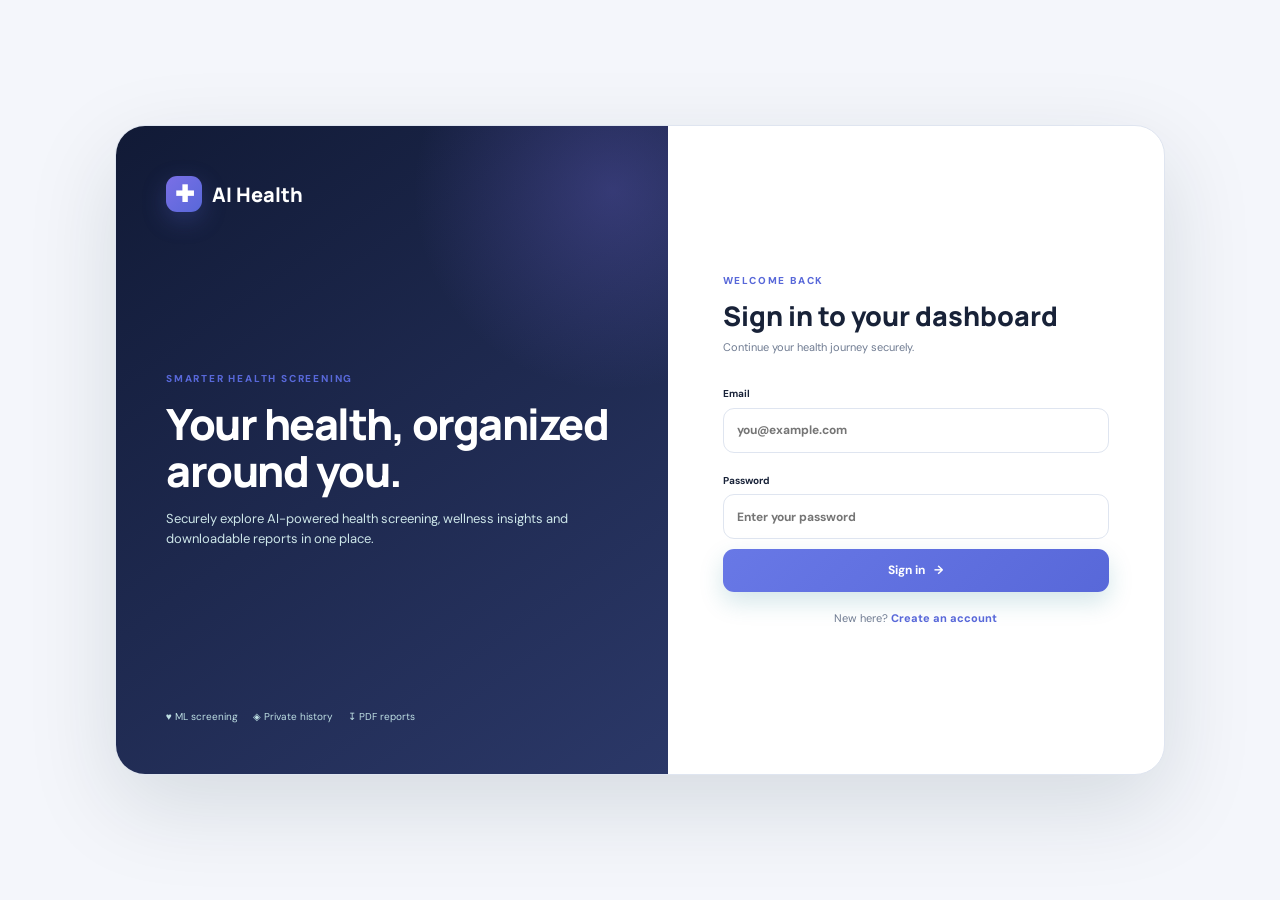
<file: frontend/index.html>
<!doctype html><html lang="en"><head><meta charset="utf-8"><meta name="viewport" content="width=device-width,initial-scale=1"><title>AI Health Dashboard</title><link rel="preconnect" href="https://fonts.googleapis.com"><link href="https://fonts.googleapis.com/css2?family=DM+Sans:wght@400;500;600;700&family=Manrope:wght@600;700;800&display=swap" rel="stylesheet"><link rel="stylesheet" href="https://cdnjs.cloudflare.com/ajax/libs/font-awesome/6.7.2/css/all.min.css"><link rel="stylesheet" href="style.css"></head><body onload="initDashboard()"><div class="app-shell"><aside class="sidebar" id="sidebar"><div class="sidebar-top"><a class="brand" href="#home"><span class="brand-mark">✚</span><span>AI Health</span></a><button class="icon-btn mobile-close" onclick="toggleSidebar()"><i class="fa-solid fa-xmark"></i></button></div><div class="profile-mini"><div class="avatar" id="side-avatar">V</div><div><strong id="side-name">User</strong><span id="side-email">Health member</span></div></div><nav class="nav"><p class="nav-label">MAIN</p><a class="nav-link active" href="#home" data-nav="home"><i class="fa-solid fa-grid-2"></i>Dashboard</a><a class="nav-link" href="#symptoms" data-nav="symptoms"><i class="fa-solid fa-stethoscope"></i>Symptom Analyzer</a><a class="nav-link" href="#bmi" data-nav="bmi"><i class="fa-solid fa-scale-balanced"></i>BMI Calculator</a><p class="nav-label">SCREENING</p><a class="nav-link" href="#heart" data-nav="heart"><i class="fa-solid fa-heart-pulse"></i>Heart Disease</a><a class="nav-link" href="#diabetes" data-nav="diabetes"><i class="fa-solid fa-droplet"></i>Diabetes</a><a class="nav-link" href="#mental" data-nav="mental"><i class="fa-solid fa-brain"></i>Mental Health</a><p class="nav-label">ACCOUNT</p><a class="nav-link" href="#history" data-nav="history"><i class="fa-solid fa-clock-rotate-left"></i>Prediction History</a><a class="nav-link" href="#reports" data-nav="reports"><i class="fa-solid fa-file-pdf"></i>My Reports</a><a class="nav-link" href="#profile" data-nav="profile"><i class="fa-solid fa-user"></i>Profile</a></nav><div class="sidebar-bottom"><button class="theme-switch" onclick="toggleTheme()"><i class="fa-solid fa-moon" id="theme-icon"></i><span id="theme-label">Dark mode</span></button><button class="logout-link" onclick="logoutUser()"><i class="fa-solid fa-arrow-right-from-bracket"></i> Sign out</button></div></aside><main class="main"><header class="topbar"><button class="icon-btn menu-btn" onclick="toggleSidebar()"><i class="fa-solid fa-bars"></i></button><div class="breadcrumbs"><span>Health workspace</span><b>/</b><strong id="page-title">Dashboard</strong></div><div class="top-actions"><button class="icon-btn" onclick="toggleTheme()" title="Toggle theme"><i class="fa-solid fa-circle-half-stroke"></i></button><button class="notification-btn" onclick="toast('You are all caught up.','success')"><i class="fa-regular fa-bell"></i><span></span></button><button class="top-avatar" onclick="goTo('profile')" id="top-avatar">V</button></div></header><div class="content"><section id="home" class="page-section"><div class="hero-dashboard"><div class="hero-copy"><span class="eyebrow">PERSONAL HEALTH INTELLIGENCE</span><h1>Good to see you, <span id="welcome-name">there</span>.</h1><p>Use AI-powered screening tools to understand your health signals, track your history and keep your reports organized.</p><div class="hero-actions"><button class="primary-btn" onclick="goTo('heart')">Start a screening <i class="fa-solid fa-arrow-right"></i></button><button class="ghost-btn light" onclick="goTo('history')">View history</button></div></div><div class="hero-visual"><div class="medical-illustration"><img src="medical-hero.svg" alt="AI healthcare assistant illustration"></div><div class="floating-card fc-one"><i class="fa-solid fa-shield-heart"></i><div><strong>Private</strong><span>Your health data</span></div></div><div class="floating-card fc-two"><i class="fa-solid fa-file-circle-check"></i><div><strong>PDF reports</strong><span>Ready when you need</span></div></div></div></div><div class="section-head compact"><div><p class="eyebrow">AT A GLANCE</p><h2>Your health workspace</h2></div></div><div class="overview-grid"><button class="overview-card" onclick="goTo('heart')"><span class="overview-icon heart"><i class="fa-solid fa-heart-pulse"></i></span><span><b>Heart screening</b><small>Cardiovascular risk</small></span><i class="fa-solid fa-arrow-up-right-from-square"></i></button><button class="overview-card" onclick="goTo('diabetes')"><span class="overview-icon diabetes"><i class="fa-solid fa-droplet"></i></span><span><b>Diabetes screening</b><small>Classification & probability</small></span><i class="fa-solid fa-arrow-up-right-from-square"></i></button><button class="overview-card" onclick="goTo('mental')"><span class="overview-icon mental"><i class="fa-solid fa-brain"></i></span><span><b>Mental wellness</b><small>Stress screening</small></span><i class="fa-solid fa-arrow-up-right-from-square"></i></button><button class="overview-card" onclick="goTo('bmi')"><span class="overview-icon bmi"><i class="fa-solid fa-scale-balanced"></i></span><span><b>BMI check</b><small>Body-mass category</small></span><i class="fa-solid fa-arrow-up-right-from-square"></i></button></div></section>
<section id="symptoms" class="page-section tool-section"><div class="section-head"><div><p class="eyebrow">AI SCREENING</p><h2>Symptom Analyzer</h2><p>Review common symptoms and receive general health guidance.</p></div><span class="section-icon"><i class="fa-solid fa-stethoscope"></i></span></div><div class="tool-card"><div class="notice"><i class="fa-solid fa-circle-info"></i><span>This is a general screening aid. Seek medical care for severe, worsening or emergency symptoms.</span></div><div class="form-grid"><div class="field"><label>Body temperature</label><input type="number" id="symptom-temp" min="95" max="105" step="0.1" placeholder="e.g. 98.6"><small>Valid range: 95–105 °F</small></div><div class="field"><label>Cough severity</label><select id="symptom-cough"><option value="">Select</option><option value="0">None</option><option value="1">Mild</option><option value="2">Severe</option></select><small>Options: None / Mild / Severe</small></div><div class="field"><label>Headache</label><select id="symptom-headache"><option value="">Select</option><option value="0">None</option><option value="1">Mild</option><option value="2">Severe</option></select><small>Options: None / Mild / Severe</small></div><div class="field"><label>Vomiting</label><select id="symptom-vomit"><option value="">Select</option><option value="0">No</option><option value="1">Yes</option></select><small>Options: No / Yes</small></div><div class="field"><label>Fatigue level</label><select id="symptom-fatigue"><option value="">Select</option><option value="0">Low</option><option value="1">Medium</option><option value="2">High</option></select><small>Options: Low / Medium / High</small></div><div class="field"><label>Sore throat</label><select id="symptom-throat"><option value="">Select</option><option value="0">No</option><option value="1">Yes</option></select><small>Options: No / Yes</small></div><div class="field"><label>Body pain</label><select id="symptom-bodypain"><option value="">Select</option><option value="0">No</option><option value="1">Mild</option><option value="2">Severe</option></select><small>Options: None / Mild / Severe</small></div><div class="field"><label>Diarrhea</label><select id="symptom-diarrhea"><option value="">Select</option><option value="0">No</option><option value="1">Yes</option></select><small>Options: No / Yes</small></div></div><button class="primary-btn" onclick="analyzeSymptoms()">Analyze symptoms <i class="fa-solid fa-arrow-right"></i></button><div id="symptom-result" class="result-box"></div></div></section>
<section id="bmi" class="page-section tool-section"><div class="section-head"><div><p class="eyebrow">WELLNESS TOOL</p><h2>BMI Calculator</h2><p>Calculate your BMI and understand the standard category ranges.</p></div><span class="section-icon"><i class="fa-solid fa-scale-balanced"></i></span></div><div class="tool-card narrow"><div class="form-grid two"><div class="field"><label>Height</label><input type="number" id="bmi-height" min="100" max="220" placeholder="e.g. 170"><small>Valid range: 100–220 cm</small></div><div class="field"><label>Weight</label><input type="number" id="bmi-weight" min="20" max="200" placeholder="e.g. 65"><small>Valid range: 20–200 kg</small></div></div><button class="primary-btn" onclick="calculateBMI()">Calculate BMI <i class="fa-solid fa-calculator"></i></button><div id="bmi-result" class="result-box"></div></div></section>
<section id="heart" class="page-section tool-section"><div class="section-head"><div><p class="eyebrow">ML SCREENING</p><h2>Heart Disease</h2><p>Run the existing heart-disease classifier with the same model inputs.</p></div><span class="section-icon red"><i class="fa-solid fa-heart-pulse"></i></span></div><div class="tool-card"><div class="form-grid"><div class="field"><label>Age</label><input type="number" id="heart-age" min="20" max="80" placeholder="Age"><small>Valid range: 20–80 years</small></div><div class="field"><label>Gender</label><select id="heart-sex"><option value="">Select gender</option><option value="1">Male</option><option value="0">Female</option></select><small>Options: Male / Female</small></div><div class="field"><label>Blood pressure</label><input type="number" id="heart-trestbps" min="90" max="180" placeholder="mmHg"><small>Valid range: 90–180 mmHg</small></div><div class="field"><label>Cholesterol</label><input type="number" id="heart-chol" min="100" max="400" placeholder="mg/dL"><small>Valid range: 100–400 mg/dL</small></div><div class="field"><label>High blood sugar</label><select id="heart-fbs"><option value="">Select</option><option value="1">Yes</option><option value="0">No</option></select><small>Options: Yes / No</small></div><div class="field"><label>Maximum heart rate</label><input type="number" id="heart-thalach" min="60" max="200" placeholder="bpm"><small>Valid range: 60–200 bpm</small></div><div class="field"><label>Chest pain during exercise</label><select id="heart-exang"><option value="">Select</option><option value="1">Yes</option><option value="0">No</option></select><small>Options: Yes / No</small></div><div class="field"><label>Smoking history</label><select id="heart-smoking"><option value="">Select</option><option value="0">No</option><option value="1">Yes</option></select><small>Options: No / Yes</small></div><div class="field"><label>Family history</label><select id="heart-family"><option value="">Select</option><option value="0">No</option><option value="1">Yes</option></select><small>Options: No / Yes</small></div></div><div class="field-note"><i class="fa-solid fa-circle-info"></i> Smoking history and family history remain visible as existing project inputs. The current trained heart model uses the seven model features shown in the API.</div><button class="primary-btn" onclick="predictHeart()">Run heart screening <i class="fa-solid fa-arrow-right"></i></button><div id="heart-result" class="result-box"></div></div></section>
<section id="diabetes" class="page-section tool-section"><div class="section-head"><div><p class="eyebrow">ML CLASSIFICATION</p><h2>Diabetes</h2><p>See the classifier result, model probability and practical precautions.</p></div><span class="section-icon purple"><i class="fa-solid fa-droplet"></i></span></div><div class="tool-card"><div class="form-grid"><div class="field"><label>Age</label><input type="number" id="dia-age" min="1" max="100" placeholder="Age"><small>Valid range: 1–100 years</small></div><div class="field"><label>Gender</label><select id="dia-gender"><option value="">Select gender</option><option value="Male">Male</option><option value="Female">Female</option></select><small>Options: Male / Female</small></div><div class="field"><label>Hypertension</label><select id="dia-hypertension"><option value="">Select</option><option value="1">Yes</option><option value="0">No</option></select><small>Options: Yes / No</small></div><div class="field"><label>Heart disease</label><select id="dia-heart"><option value="">Select</option><option value="1">Yes</option><option value="0">No</option></select><small>Options: Yes / No</small></div><div class="field"><label>Smoking history</label><select id="dia-smoking"><option value="">Select</option><option value="never">Never</option><option value="No Info">No Info</option><option value="current">Current</option><option value="former">Former</option><option value="ever">Ever</option><option value="not current">Not Current</option></select><small>Use a value represented in the trained dataset.</small></div><div class="field"><label>BMI</label><input type="number" id="dia-bmi" min="15" max="45" step="0.1" placeholder="BMI"><small>Valid range: 15–45</small></div><div class="field"><label>HbA1c level</label><input type="number" id="dia-hba1c" min="4" max="9" step="0.1" placeholder="%"><small>Valid range: 4–9%</small></div><div class="field"><label>Blood glucose level</label><input type="number" id="dia-glucose" min="70" max="300" placeholder="mg/dL"><small>Valid range: 70–300 mg/dL</small></div></div><button class="primary-btn" onclick="predictDiabetes()">Run diabetes screening <i class="fa-solid fa-arrow-right"></i></button><div id="diabetes-result" class="result-box"></div></div></section>
<section id="mental" class="page-section tool-section"><div class="section-head"><div><p class="eyebrow">WELLNESS SCREENING</p><h2>Mental Health</h2><p>Estimate stress level from the existing wellness model and receive supportive guidance.</p></div><span class="section-icon purple"><i class="fa-solid fa-brain"></i></span></div><div class="tool-card"><div class="form-grid"><div class="field"><label>Sleep hours</label><input type="number" id="mental-sleep" min="1" max="12" step="0.1" placeholder="Hours"><small>Valid range: 1–12 hours</small></div><div class="field"><label>Screen time</label><input type="number" id="mental-screen" min="0" max="15" step="0.1" placeholder="Hours"><small>Valid range: 0–15 hours</small></div><div class="field"><label>Exercise minutes</label><input type="number" id="mental-exercise" min="0" max="180" placeholder="Minutes"><small>Valid range: 0–180 minutes</small></div><div class="field"><label>Fatigue level</label><input type="number" id="mental-fatigue" min="1" max="10" placeholder="1–10"><small>Valid range: 1–10</small></div><div class="field"><label>Mood score</label><input type="number" id="mental-mood" min="1" max="10" placeholder="1–10"><small>Valid range: 1–10</small></div><div class="field"><label>Social hours</label><input type="number" id="mental-social" min="0" max="12" step="0.1" placeholder="Hours"><small>Valid range: 0–12 hours</small></div><div class="field"><label>Coffee cups</label><input type="number" id="mental-coffee" min="0" max="10" placeholder="Cups"><small>Valid range: 0–10 cups</small></div><div class="field"><label>Diet quality</label><select id="mental-diet"><option value="">Select</option><option value="poor">Poor</option><option value="average">Average</option><option value="good">Good</option></select><small>Options: Poor / Average / Good</small></div><div class="field"><label>Weather</label><select id="mental-weather"><option value="">Select</option><option value="sunny">Sunny</option><option value="rainy">Rainy</option><option value="cloudy">Cloudy</option><option value="snowy">Snowy</option></select><small>Options: Sunny / Rainy / Cloudy / Snowy</small></div></div><div class="field-note"><i class="fa-solid fa-circle-info"></i> The current trained model also expects two legacy features that are not collected by the existing UI; the backend supplies neutral compatibility values so your visible input set remains unchanged.</div><button class="primary-btn" onclick="predictMental()">Run wellness screening <i class="fa-solid fa-arrow-right"></i></button><div id="mental-result" class="result-box"></div></div></section>
<section id="history" class="page-section account-section"><div class="section-head"><div><p class="eyebrow">YOUR DATA</p><h2>Prediction History</h2><p>Every completed screening is saved to your account.</p></div><button class="ghost-btn" onclick="loadHistory()"><i class="fa-solid fa-rotate"></i> Refresh</button></div><div id="history-list" class="data-list"><div class="empty-state"><i class="fa-solid fa-clock-rotate-left"></i><h3>Loading your history</h3><p>Your recent assessments will appear here.</p></div></div></section>
<section id="reports" class="page-section account-section"><div class="section-head"><div><p class="eyebrow">DOCUMENTS</p><h2>My Reports</h2><p>Access the professional PDF reports generated from your screenings.</p></div><button class="ghost-btn" onclick="loadReports()"><i class="fa-solid fa-rotate"></i> Refresh</button></div><div id="reports-list" class="data-list"><div class="empty-state"><i class="fa-solid fa-file-pdf"></i><h3>Loading your reports</h3><p>Your downloadable reports will appear here.</p></div></div></section>
<section id="profile" class="page-section account-section"><div class="section-head"><div><p class="eyebrow">ACCOUNT</p><h2>Your Profile</h2><p>Manage the details connected to your health workspace.</p></div></div><div class="profile-layout"><div class="profile-card profile-summary"><div class="large-avatar" id="profile-avatar">V</div><h3 id="profile-name">User</h3><p id="profile-email">email</p><span class="member-pill">Health member</span></div><div class="profile-card"><div id="profile-message" class="auth-message"></div><div class="form-grid two"><div class="field"><label>Username</label><input id="profile-username"></div><div class="field"><label>Full name</label><input id="profile-fullname"></div><div class="field"><label>Email</label><input id="profile-email-input" disabled></div><div class="field"><label>Phone</label><input id="profile-phone"></div></div><button class="primary-btn" onclick="saveProfile()">Save changes <i class="fa-solid fa-check"></i></button></div></div></section></div></main></div><div class="chatbot-toggle" onclick="toggleChatbot()"><i class="fa-solid fa-comment-medical"></i></div><div class="chatbot" id="chatbot"><div class="chat-head"><div><strong>AI Health Assistant</strong><small>General health information</small></div><button onclick="toggleChatbot()"><i class="fa-solid fa-xmark"></i></button></div><div class="chat-body" id="chat-container"><div class="bot-message">Hi! I can explain general topics like fever, BMI, diabetes, heart health, healthy diet, exercise and stress. I’m not a doctor and can’t diagnose emergencies.</div></div><div class="quick-prompts"><button onclick="askBot('What is cholesterol?')">Cholesterol</button><button onclick="askBot('What are sleep hours?')">Sleep hours</button><button onclick="askBot('What is screen time?')">Screen time</button><button onclick="askBot('What is BMI?')">BMI</button><button onclick="askBot('What is fever?')">Fever</button></div><div class="chat-input"><input id="chat-input" placeholder="Ask a general health question…" onkeydown="if(event.key==='Enter')sendMessage()"><button onclick="sendMessage()"><i class="fa-solid fa-paper-plane"></i></button></div></div><div id="toast-area" class="toast-area"></div><div class="loader-overlay" id="loader"><div class="loader-card"><div class="spinner"></div><strong>Analyzing your health data</strong><span>Please wait a moment…</span></div></div><script src="script.js"></script></body></html>
</file>
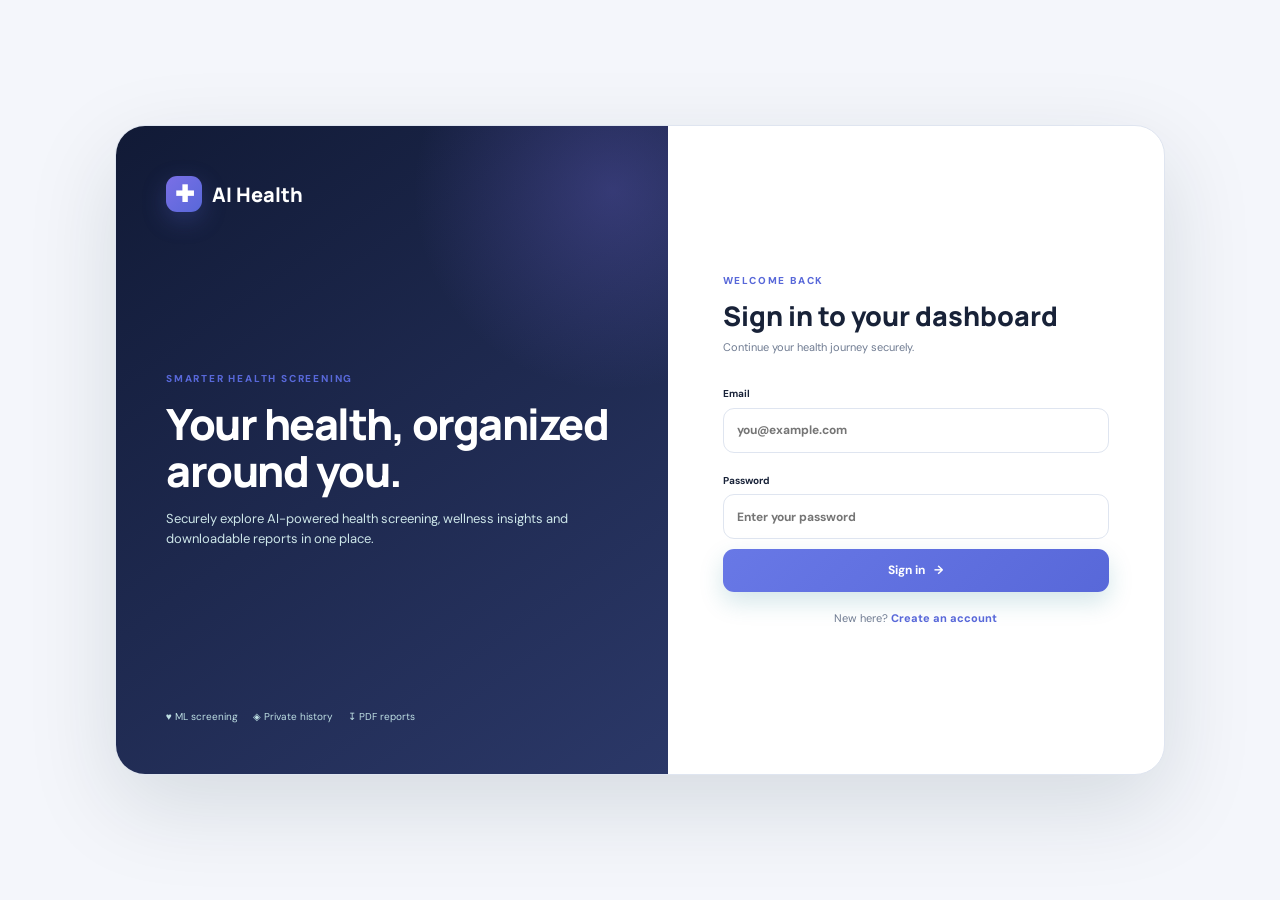
<file: frontend/login.html>
<!doctype html><html lang="en"><head><meta charset="utf-8"><meta name="viewport" content="width=device-width,initial-scale=1"><title>Sign in · AI Health</title><link rel="preconnect" href="https://fonts.googleapis.com"><link href="https://fonts.googleapis.com/css2?family=DM+Sans:wght@400;500;600;700&family=Manrope:wght@600;700;800&display=swap" rel="stylesheet"><link rel="stylesheet" href="style.css"></head><body class="auth-page"><div class="auth-shell"><div class="auth-visual"><div class="brand"><span class="brand-mark">✚</span> AI Health</div><div><p class="eyebrow">SMARTER HEALTH SCREENING</p><h1>Your health, organized around you.</h1><p>Securely explore AI-powered health screening, wellness insights and downloadable reports in one place.</p></div><div class="auth-stat-row"><span>♥ ML screening</span><span>◈ Private history</span><span>↧ PDF reports</span></div></div><div class="auth-card"><div class="mobile-brand brand"><span class="brand-mark">✚</span> AI Health</div><p class="eyebrow">WELCOME BACK</p><h2>Sign in to your dashboard</h2><p class="muted">Continue your health journey securely.</p><div id="login-result" class="auth-message"></div><label>Email<input id="login-email" type="email" autocomplete="email" placeholder="you@example.com"></label><label>Password<input id="login-password" type="password" autocomplete="current-password" placeholder="Enter your password"></label><button class="primary-btn full" onclick="loginUser()">Sign in <span>→</span></button><p class="auth-switch">New here? <a href="register.html">Create an account</a></p></div></div><script src="auth.js"></script></body></html>
</file>
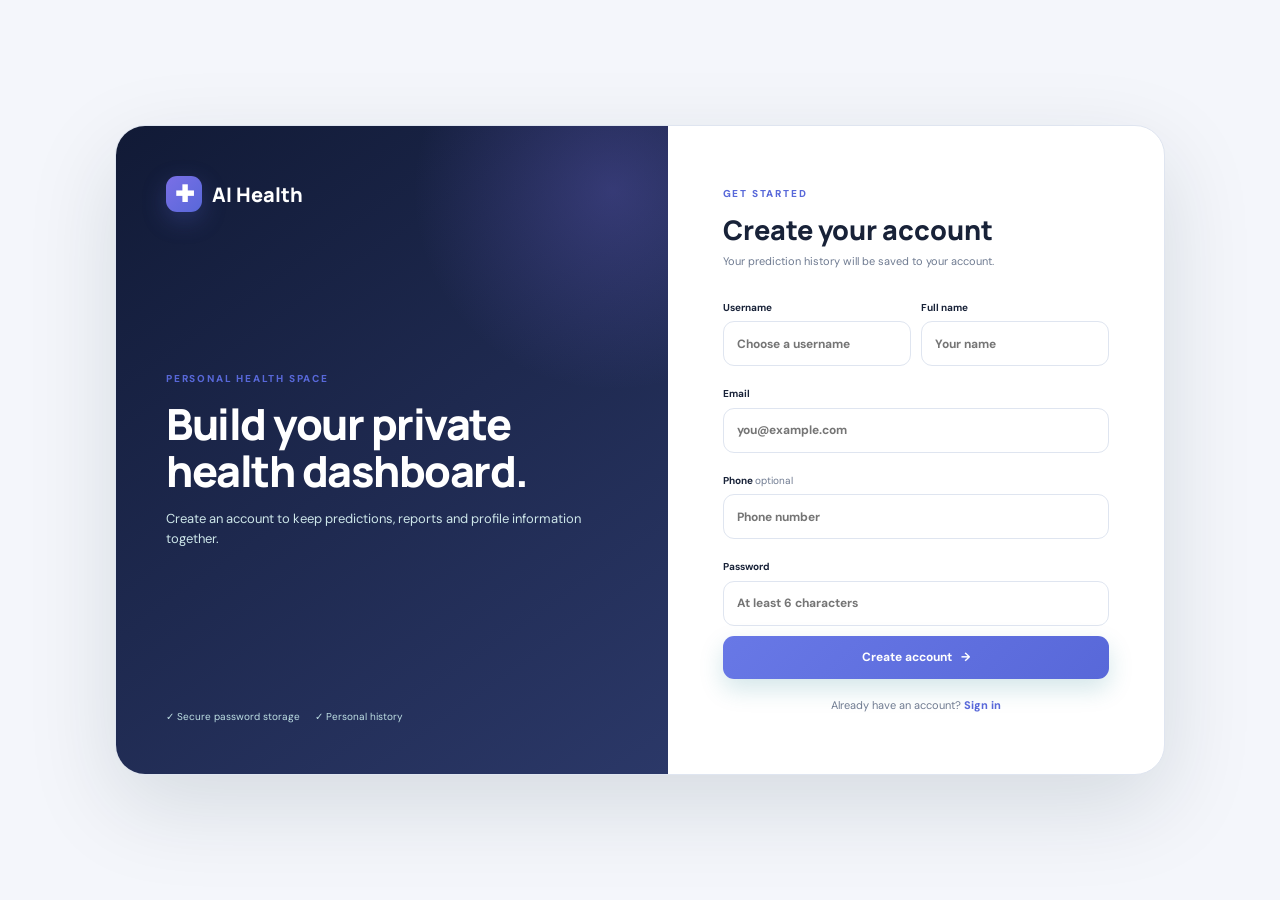
<file: frontend/register.html>
<!doctype html><html lang="en"><head><meta charset="utf-8"><meta name="viewport" content="width=device-width,initial-scale=1"><title>Create account · AI Health</title><link rel="preconnect" href="https://fonts.googleapis.com"><link href="https://fonts.googleapis.com/css2?family=DM+Sans:wght@400;500;600;700&family=Manrope:wght@600;700;800&display=swap" rel="stylesheet"><link rel="stylesheet" href="style.css"></head><body class="auth-page"><div class="auth-shell"><div class="auth-visual"><div class="brand"><span class="brand-mark">✚</span> AI Health</div><div><p class="eyebrow">PERSONAL HEALTH SPACE</p><h1>Build your private health dashboard.</h1><p>Create an account to keep predictions, reports and profile information together.</p></div><div class="auth-stat-row"><span>✓ Secure password storage</span><span>✓ Personal history</span></div></div><div class="auth-card"><div class="mobile-brand brand"><span class="brand-mark">✚</span> AI Health</div><p class="eyebrow">GET STARTED</p><h2>Create your account</h2><p class="muted">Your prediction history will be saved to your account.</p><div id="register-result" class="auth-message"></div><div class="two-col"><label>Username<input id="register-username" type="text" autocomplete="username" placeholder="Choose a username"></label><label>Full name<input id="register-fullname" type="text" autocomplete="name" placeholder="Your name"></label></div><label>Email<input id="register-email" type="email" autocomplete="email" placeholder="you@example.com"></label><label>Phone <span class="optional">optional</span><input id="register-phone" type="tel" autocomplete="tel" placeholder="Phone number"></label><label>Password<input id="register-password" type="password" autocomplete="new-password" placeholder="At least 6 characters"></label><button class="primary-btn full" onclick="registerUser()">Create account <span>→</span></button><p class="auth-switch">Already have an account? <a href="login.html">Sign in</a></p></div></div><script src="auth.js"></script></body></html>
</file>
<file: frontend/style.css>
*{box-sizing:border-box;margin:0;padding:0}html{scroll-behavior:smooth} :root{--bg:#f4f6fb;--surface:#ffffff;--surface-2:#f4f6ff;--text:#182238;--muted:#6f7b91;--line:#dfe5f0;--primary:#5868d9;--primary-2:#7a6fe6;--accent:#eef0ff;--danger:#d84a4a;--shadow:0 20px 55px rgba(22,52,70,.08);--sidebar:#111a36;--sidebar-2:#202957}html[data-theme="dark"]{--bg:#0d1223;--surface:#151c31;--surface-2:#1b2440;--text:#f2f5ff;--muted:#aab4cc;--line:#303a59;--accent:#242d50;--shadow:0 20px 55px rgba(0,0,0,.25)}body{font-family:'DM Sans',sans-serif;background:var(--bg);color:var(--text);line-height:1.55;overflow-x:hidden}button,input,select{font:inherit}.app-shell{min-height:100vh}.sidebar{position:fixed;inset:0 auto 0 0;width:260px;background:linear-gradient(180deg,var(--sidebar),var(--sidebar-2));color:#dbeef2;z-index:50;padding:25px 18px;display:flex;flex-direction:column;box-shadow:8px 0 35px rgba(4,25,35,.15)}.sidebar-top{display:flex;align-items:center;justify-content:space-between}.brand{display:flex;align-items:center;gap:10px;color:#fff;text-decoration:none;font-family:Manrope,sans-serif;font-weight:800;font-size:20px}.brand-mark{width:36px;height:36px;border-radius:11px;display:grid;place-items:center;background:linear-gradient(135deg,#7a6fe6,#5868d9);color:#fff;font-size:23px;box-shadow:0 8px 25px rgba(18,160,181,.25)}.profile-mini{display:flex;align-items:center;gap:11px;padding:20px 10px;border-bottom:1px solid rgba(255,255,255,.1);margin-bottom:15px}.profile-mini strong,.profile-mini span{display:block}.profile-mini strong{font-size:13px;color:#fff}.profile-mini span{font-size:11px;color:#a7c1c9;max-width:140px;overflow:hidden;text-overflow:ellipsis}.avatar,.top-avatar,.large-avatar{border-radius:50%;display:grid;place-items:center;background:linear-gradient(135deg,#c8f1f1,#55bfc4);color:#083b46;font-weight:800}.avatar{width:38px;height:38px}.nav{overflow:auto;flex:1}.nav-label{font-size:9px;letter-spacing:1.6px;color:#7696a0;font-weight:800;margin:16px 10px 7px}.nav-link{display:flex;align-items:center;gap:12px;color:#a9c0c7;text-decoration:none;padding:11px 12px;border-radius:12px;margin:3px 0;font-size:13px;transition:.2s}.nav-link i{width:18px;text-align:center}.nav-link:hover,.nav-link.active{background:rgba(82,211,215,.12);color:#fff}.nav-link.active{box-shadow:inset 3px 0 #52d3d7}.sidebar-bottom{border-top:1px solid rgba(255,255,255,.1);padding-top:15px}.theme-switch,.logout-link{width:100%;background:none;border:0;color:#9db6be;display:flex;align-items:center;gap:12px;padding:10px 12px;cursor:pointer;text-align:left;font-size:12px}.theme-switch:hover,.logout-link:hover{color:#fff}.main{margin-left:260px;min-height:100vh}.topbar{height:70px;position:sticky;top:0;z-index:30;background:color-mix(in srgb,var(--surface) 92%,transparent);backdrop-filter:blur(16px);border-bottom:1px solid var(--line);display:flex;align-items:center;padding:0 34px;gap:20px}.breadcrumbs{display:flex;gap:10px;align-items:center;font-size:12px;color:var(--muted)}.breadcrumbs strong{color:var(--text)}.top-actions{margin-left:auto;display:flex;align-items:center;gap:10px}.icon-btn,.notification-btn,.top-avatar{border:1px solid var(--line);background:var(--surface);color:var(--muted);width:38px;height:38px;border-radius:11px;display:grid;place-items:center;cursor:pointer}.menu-btn,.mobile-close{display:none}.notification-btn{position:relative}.notification-btn span{position:absolute;width:6px;height:6px;background:#ef6a6a;border-radius:50%;top:8px;right:9px}.top-avatar{font-size:12px}.content{max-width:1440px;margin:auto;padding:34px}.page-section{scroll-margin-top:90px;padding:30px 0 70px}.hero-dashboard{min-height:430px;border-radius:28px;background:radial-gradient(circle at 80% 25%,rgba(82,211,215,.3),transparent 25%),linear-gradient(125deg,#0b2e39,#0c5968);color:#fff;padding:55px 60px;display:flex;align-items:center;justify-content:space-between;overflow:hidden;position:relative;box-shadow:0 24px 60px rgba(8,72,87,.2)}.hero-copy{max-width:680px;position:relative;z-index:2}.eyebrow{font-size:10px;letter-spacing:1.8px;font-weight:800;color:var(--primary);margin-bottom:9px}.hero-dashboard .eyebrow{color:#8de3e5}.hero-copy h1{font:800 clamp(36px,4vw,57px)/1.08 Manrope,sans-serif;letter-spacing:-1.8px;margin-bottom:18px}.hero-copy p{font-size:15px;color:#d1e6ea;max-width:610px}.hero-actions{display:flex;gap:12px;margin-top:28px}.primary-btn,.ghost-btn,.small-btn{border:0;border-radius:11px;padding:12px 17px;cursor:pointer;font-weight:700;font-size:12px;display:inline-flex;align-items:center;gap:9px;transition:.2s}.primary-btn{background:linear-gradient(135deg,#6878e6,#5868d9);color:#fff;box-shadow:0 10px 25px rgba(11,114,133,.18)}.primary-btn:hover{transform:translateY(-2px);box-shadow:0 14px 30px rgba(11,114,133,.25)}.ghost-btn{background:var(--surface);border:1px solid var(--line);color:var(--text)}.ghost-btn.light{background:rgba(255,255,255,.1);border-color:rgba(255,255,255,.18);color:#fff}.small-btn{background:var(--primary);color:#fff;padding:9px 12px}.small-btn.ghost{background:var(--surface);border:1px solid var(--line);color:var(--text)}.full{width:100%;justify-content:center}.hero-visual{width:360px;height:300px;position:relative}.pulse-ring{position:absolute;width:190px;height:190px;border-radius:50%;background:rgba(82,211,215,.12);border:1px solid rgba(141,227,229,.25);display:grid;place-items:center;left:70px;top:40px;box-shadow:0 0 0 35px rgba(82,211,215,.04),0 0 0 70px rgba(82,211,215,.02)}.pulse-ring i{font-size:76px;color:#9be9e9}.floating-card{position:absolute;background:rgba(255,255,255,.95);color:#17313b;padding:12px 14px;border-radius:15px;display:flex;gap:10px;align-items:center;box-shadow:0 14px 35px rgba(0,0,0,.18);min-width:175px}.floating-card i{font-size:20px;color:#0b8797}.floating-card strong,.floating-card span{display:block}.floating-card strong{font-size:12px}.floating-card span{font-size:10px;color:#71818b}.fc-one{top:10px;right:0}.fc-two{bottom:5px;left:10px}.section-head{display:flex;align-items:flex-end;justify-content:space-between;margin-bottom:24px;gap:20px}.section-head h2{font:800 28px Manrope,sans-serif;letter-spacing:-.7px}.section-head p:not(.eyebrow){color:var(--muted);font-size:13px}.section-head.compact{margin:42px 0 18px}.section-icon{width:48px;height:48px;border-radius:14px;background:var(--accent);color:var(--primary);display:grid;place-items:center;font-size:20px}.section-icon.red{color:#d84a4a;background:#fff0f0}.section-icon.purple{color:#7755c7;background:#f1edff}.overview-grid{display:grid;grid-template-columns:repeat(4,1fr);gap:14px}.overview-card{background:var(--surface);border:1px solid var(--line);border-radius:18px;padding:18px;text-align:left;display:grid;grid-template-columns:auto 1fr auto;align-items:center;gap:12px;cursor:pointer;color:var(--text);box-shadow:var(--shadow);transition:.2s}.overview-card:hover{transform:translateY(-3px);border-color:#a8d8dc}.overview-card b,.overview-card small{display:block}.overview-card b{font-size:12px}.overview-card small{font-size:10px;color:var(--muted);margin-top:3px}.overview-card>i{font-size:11px;color:var(--muted)}.overview-icon{width:42px;height:42px;border-radius:13px;display:grid;place-items:center}.overview-icon.heart{background:#fff0f1;color:#d84a4a}.overview-icon.diabetes{background:#fff0f0;color:#b8405d}.overview-icon.mental{background:#f1edff;color:#7755c7}.overview-icon.bmi{background:#f0edff;color:#6d5fd2}.tool-card,.profile-card{background:var(--surface);border:1px solid var(--line);border-radius:22px;padding:28px;box-shadow:var(--shadow)}.tool-card.narrow{max-width:800px}.notice,.field-note{display:flex;gap:10px;align-items:flex-start;padding:12px 14px;border-radius:12px;background:var(--surface-2);color:var(--muted);font-size:11px;margin-bottom:22px}.notice i,.field-note i{color:var(--primary);margin-top:2px}.form-grid{display:grid;grid-template-columns:repeat(3,1fr);gap:18px;margin-bottom:22px}.form-grid.two{grid-template-columns:repeat(2,1fr)}.field label{font-size:11px;font-weight:700;display:block;margin-bottom:7px;color:var(--text)}.field input,.field select,.auth-card input{width:100%;height:45px;border:1px solid var(--line);background:var(--surface);color:var(--text);border-radius:11px;padding:0 13px;outline:none;font-size:12px;transition:.2s}.field input:focus,.field select:focus,.auth-card input:focus{border-color:#5dbfc5;box-shadow:0 0 0 3px rgba(82,211,215,.1)}.field small{display:block;font-size:9px;color:var(--muted);margin-top:6px}.result-box{display:none;margin-top:24px;padding:22px;border:1px solid var(--line);background:var(--surface-2);border-radius:17px;animation:fadeUp .35s ease}.result-box.show{display:block}.result-header{display:flex;align-items:center;gap:13px}.result-header small{font-size:9px;letter-spacing:1.2px;color:var(--muted);font-weight:800}.result-header h3{font:800 19px Manrope;margin-top:2px}.result-icon{width:43px;height:43px;border-radius:13px;background:#eef0ff;color:#5868d9;display:grid;place-items:center;font-size:18px}.result-icon.red{background:#ffe9eb;color:#d84a4a}.result-icon.purple{background:#eee9ff;color:#7755c7}.result-stat{display:grid;grid-template-columns:180px 1fr auto;gap:14px;align-items:center;margin:22px 0 14px;font-size:11px;font-weight:700}.meter{height:10px;background:var(--line);border-radius:99px;overflow:hidden}.meter div{height:100%;background:linear-gradient(90deg,#7a6fe6,#5868d9);border-radius:99px}.meter-value{font-weight:800;color:var(--primary);font-size:12px}.result-explanation{font-size:12px;color:var(--muted);margin:15px 0}.result-box h4{font-size:12px;margin:16px 0 8px}.tips-list{padding-left:19px;color:var(--muted);font-size:11px}.tips-list li{margin:6px 0}.result-actions{display:flex;gap:8px;margin-top:18px}.classification-banner,.stress-score{padding:16px;border-radius:13px;background:var(--surface);border:1px solid var(--line);margin-top:18px}.classification-banner strong{font:800 21px Manrope;display:block}.classification-banner span{font-size:11px;color:var(--muted)}.stress-score strong{font:800 30px Manrope}.stress-score span{font-size:11px;color:var(--muted)}.account-section{min-height:520px}.data-list{display:grid;gap:10px}.data-row{background:var(--surface);border:1px solid var(--line);border-radius:16px;padding:14px 16px;display:flex;align-items:center;gap:14px}.data-icon{width:42px;height:42px;border-radius:12px;background:var(--accent);color:var(--primary);display:grid;place-items:center}.data-icon.pdf{background:#fff0f0;color:#d84a4a}.data-main{flex:1}.data-main strong,.data-main span{display:block}.data-main strong{font-size:12px}.data-main span{font-size:10px;color:var(--muted);margin-top:3px}.data-meta{text-align:right}.data-meta b,.data-meta small{display:block;font-size:10px}.data-meta b{color:var(--primary)}.data-meta small{color:var(--muted);margin-bottom:6px}.empty-state{text-align:center;border:1px dashed var(--line);padding:65px 20px;border-radius:20px;color:var(--muted)}.empty-state i{font-size:34px;color:#8eb8c0;margin-bottom:12px}.empty-state h3{font:800 17px Manrope;color:var(--text);margin-bottom:4px}.empty-state p{font-size:11px}.profile-layout{display:grid;grid-template-columns:270px 1fr;gap:18px}.profile-card{min-height:260px}.profile-summary{text-align:center;display:flex;flex-direction:column;align-items:center;justify-content:center}.large-avatar{width:84px;height:84px;font-size:25px;margin-bottom:15px}.profile-summary h3{font:800 19px Manrope}.profile-summary p{font-size:11px;color:var(--muted);margin:4px 0 12px}.member-pill{font-size:9px;font-weight:800;padding:5px 9px;background:var(--accent);color:var(--primary);border-radius:99px}.chatbot-toggle{position:fixed;right:25px;bottom:25px;width:54px;height:54px;border-radius:17px;background:linear-gradient(135deg,#6878e6,#5868d9);color:#fff;display:grid;place-items:center;font-size:21px;box-shadow:0 14px 35px rgba(11,114,133,.35);cursor:pointer;z-index:80}.chatbot{position:fixed;right:25px;bottom:91px;width:355px;height:510px;background:var(--surface);border:1px solid var(--line);border-radius:21px;box-shadow:0 25px 70px rgba(11,38,48,.25);display:none;flex-direction:column;overflow:hidden;z-index:79}.chatbot.open{display:flex;animation:fadeUp .25s ease}.chat-head{background:linear-gradient(135deg,#202957,#5868d9);color:#fff;padding:16px;display:flex;justify-content:space-between;align-items:center}.chat-head strong,.chat-head small{display:block}.chat-head strong{font-size:13px}.chat-head small{font-size:9px;color:#c8e8eb}.chat-head button{border:0;background:none;color:#fff;cursor:pointer}.chat-body{flex:1;overflow:auto;padding:15px;display:flex;flex-direction:column;gap:9px}.bot-message,.user-message{max-width:88%;padding:10px 12px;border-radius:13px;font-size:10px;white-space:pre-wrap}.bot-message{background:var(--surface-2);color:var(--text);align-self:flex-start}.user-message{background:#0b7285;color:#fff;align-self:flex-end}.quick-prompts{display:flex;gap:5px;overflow:auto;padding:8px 10px;border-top:1px solid var(--line)}.quick-prompts button{white-space:nowrap;border:1px solid var(--line);background:var(--surface);color:var(--muted);border-radius:99px;font-size:9px;padding:5px 9px;cursor:pointer}.chat-input{display:flex;border-top:1px solid var(--line);padding:10px;gap:7px}.chat-input input{flex:1;border:1px solid var(--line);background:var(--surface);color:var(--text);border-radius:10px;padding:9px;font-size:10px;outline:none}.chat-input button{width:37px;border:0;border-radius:10px;background:var(--primary);color:#fff}.toast-area{position:fixed;top:82px;right:25px;z-index:100;display:grid;gap:8px}.toast{background:var(--surface);border:1px solid var(--line);box-shadow:var(--shadow);padding:11px 14px;border-radius:11px;display:flex;gap:9px;align-items:center;font-size:11px;animation:fadeUp .25s}.toast.success i{color:#15957e}.toast.error i{color:#d84a4a}.loader-overlay{position:fixed;inset:0;background:rgba(7,27,34,.35);backdrop-filter:blur(4px);z-index:200;display:none;place-items:center}.loader-overlay.show{display:grid}.loader-card{background:var(--surface);border-radius:18px;padding:28px 35px;display:flex;flex-direction:column;align-items:center;gap:8px;box-shadow:var(--shadow)}.loader-card strong{font:800 14px Manrope}.loader-card span{font-size:10px;color:var(--muted)}.spinner{width:35px;height:35px;border:3px solid var(--line);border-top-color:var(--primary);border-radius:50%;animation:spin .8s linear infinite}.auth-page{min-height:100vh;background:var(--bg);display:grid;place-items:center;padding:25px}.auth-shell{width:min(1050px,100%);min-height:650px;background:var(--surface);border:1px solid var(--line);border-radius:30px;overflow:hidden;display:grid;grid-template-columns:1fr .9fr;box-shadow:0 30px 90px rgba(11,38,48,.13)}.auth-visual{padding:50px;background:radial-gradient(circle at 90% 10%,rgba(82,211,215,.2),transparent 25%),linear-gradient(145deg,#092b35,#0d6574);color:#fff;display:flex;flex-direction:column;justify-content:space-between}.auth-visual h1{font:800 43px/1.08 Manrope;letter-spacing:-1.5px;max-width:450px;margin:15px 0}.auth-visual p:not(.eyebrow){color:#cde6e9;max-width:430px;font-size:13px}.auth-stat-row{display:flex;gap:15px;flex-wrap:wrap;color:#bfe0e4;font-size:10px}.auth-card{padding:55px;display:flex;flex-direction:column;justify-content:center}.auth-card h2{font:800 27px Manrope;margin-bottom:5px}.auth-card>.muted{font-size:11px;color:var(--muted);margin-bottom:20px}.auth-card label{font-size:10px;font-weight:700;margin:10px 0;color:var(--text)}.auth-card input{margin-top:6px}.auth-switch{text-align:center;font-size:11px;color:var(--muted);margin-top:18px}.auth-switch a{color:var(--primary);font-weight:800;text-decoration:none}.auth-message{display:none;font-size:10px;padding:9px 11px;border-radius:10px;margin:10px 0;background:#fff0f0;color:#b33c3c}.auth-message.success{background:#e8f8f3;color:#14745f}.two-col{display:grid;grid-template-columns:1fr 1fr;gap:10px}.optional{font-weight:400;color:var(--muted)}.mobile-brand{display:none}@keyframes spin{to{transform:rotate(360deg)}}@keyframes fadeUp{from{opacity:0;transform:translateY(8px)}to{opacity:1;transform:none}}@media(max-width:1050px){.overview-grid{grid-template-columns:repeat(2,1fr)}.hero-visual{width:300px}.hero-dashboard{padding:40px}.form-grid{grid-template-columns:repeat(2,1fr)}}@media(max-width:780px){.sidebar{transform:translateX(-100%);transition:.25s}.sidebar.open{transform:none}.mobile-close{display:grid}.main{margin-left:0}.menu-btn{display:grid}.topbar{padding:0 18px}.breadcrumbs span,.breadcrumbs b{display:none}.content{padding:18px}.hero-dashboard{min-height:560px;padding:32px 25px;display:block}.hero-copy h1{font-size:39px}.hero-visual{width:100%;height:190px;margin-top:25px}.pulse-ring{width:130px;height:130px;left:calc(50% - 65px);top:20px}.pulse-ring i{font-size:55px}.fc-one{right:0;top:0}.fc-two{left:0;bottom:0}.overview-grid{grid-template-columns:1fr}.form-grid,.form-grid.two{grid-template-columns:1fr}.profile-layout{grid-template-columns:1fr}.chatbot{right:12px;bottom:86px;width:calc(100vw - 24px)}.toast-area{right:12px;left:12px}.toast{width:100%}.auth-shell{grid-template-columns:1fr}.auth-visual{display:none}.mobile-brand{display:flex;margin-bottom:25px}.auth-card{padding:32px 24px}.two-col{grid-template-columns:1fr}}@media(max-width:480px){.section-head{align-items:flex-start}.section-icon{display:none}.tool-card,.profile-card{padding:20px}.result-stat{grid-template-columns:1fr}.data-row{align-items:flex-start}.data-meta{margin-left:auto}.data-meta .small-btn{font-size:9px}.hero-actions{flex-wrap:wrap}.hero-actions .primary-btn,.hero-actions .ghost-btn{width:100%;justify-content:center}}

.report-actions{display:flex;gap:6px;margin-top:7px;justify-content:flex-end}.report-actions .small-btn{display:inline-flex;align-items:center;gap:5px}.data-row{transition:transform .18s,box-shadow .18s}.data-row:hover{transform:translateY(-1px);box-shadow:0 10px 28px rgba(23,107,135,.08)}

/* Premium healthcare UI refinements */
.brand-mark{box-shadow:0 8px 24px rgba(88,104,217,.28)}
.sidebar{box-shadow:10px 0 35px rgba(17,26,54,.16)}
.nav-link:hover,.nav-link.active{background:rgba(122,111,230,.16)}
.nav-link.active{box-shadow:inset 3px 0 #9b91ff}
.topbar{box-shadow:0 8px 30px rgba(24,34,56,.04)}
.hero-dashboard{box-shadow:0 28px 70px rgba(34,45,91,.20)}
.hero-dashboard:after{content:"";position:absolute;width:260px;height:260px;border-radius:50%;right:-80px;bottom:-130px;background:rgba(255,255,255,.07);border:1px solid rgba(255,255,255,.10)}
.hero-visual{display:flex;align-items:center;justify-content:center}
.medical-illustration{width:355px;filter:drop-shadow(0 22px 30px rgba(11,18,50,.16));transform:translateY(4px);transition:transform .35s ease}
.hero-dashboard:hover .medical-illustration{transform:translateY(-5px) scale(1.015)}
.medical-illustration img{width:100%;height:auto;display:block;border-radius:30px}
.overview-card{box-shadow:0 14px 35px rgba(24,34,56,.055)}
.overview-card:hover{border-color:#b9bfff;box-shadow:0 18px 42px rgba(88,104,217,.12)}
.tool-card,.profile-card{box-shadow:0 18px 45px rgba(24,34,56,.055)}
.field input:focus,.field select:focus,.auth-card input:focus{border-color:#7a6fe6;box-shadow:0 0 0 4px rgba(122,111,230,.11)}
.primary-btn:hover{box-shadow:0 14px 32px rgba(88,104,217,.28)}
.result-box{box-shadow:inset 0 1px 0 rgba(255,255,255,.65)}
.meter div{box-shadow:0 0 14px rgba(88,104,217,.25)}
.chatbot-toggle{background:linear-gradient(135deg,#6878e6,#5868d9);box-shadow:0 16px 38px rgba(88,104,217,.32)}
.chat-head{background:linear-gradient(135deg,#202957,#5868d9)}
.user-message{background:#5868d9}
.quick-prompts button:hover{border-color:#b8bdf5;color:#5868d9;background:#f6f6ff}
.auth-visual{background:radial-gradient(circle at 90% 10%,rgba(122,111,230,.28),transparent 26%),linear-gradient(145deg,#111a36,#2b3868)}
.auth-message.success{background:#eef0ff;color:#4d5ec9}
@media(max-width:780px){.medical-illustration{width:min(100%,330px)}}

.mental-summary{display:grid;grid-template-columns:1fr 150px;gap:18px;align-items:center;margin-top:18px}.stress-ring{width:126px;height:126px;border-radius:50%;display:grid;place-items:center;background:conic-gradient(#5868d9 var(--risk),#dfe3ef 0);padding:9px;justify-self:end}.stress-ring>div{width:100%;height:100%;border-radius:50%;background:var(--surface);display:grid;place-items:center;text-align:center}.stress-ring strong,.stress-ring span{display:block}.stress-ring strong{font:800 23px Manrope;color:var(--primary)}.stress-ring span{font-size:8px;color:var(--muted);margin-top:-26px}.mental-summary .stress-score{margin-top:0;height:100%;display:flex;flex-direction:column;justify-content:center}@media(max-width:560px){.mental-summary{grid-template-columns:1fr}.stress-ring{justify-self:start}.mental-summary .stress-score{min-height:90px}}
</file>
